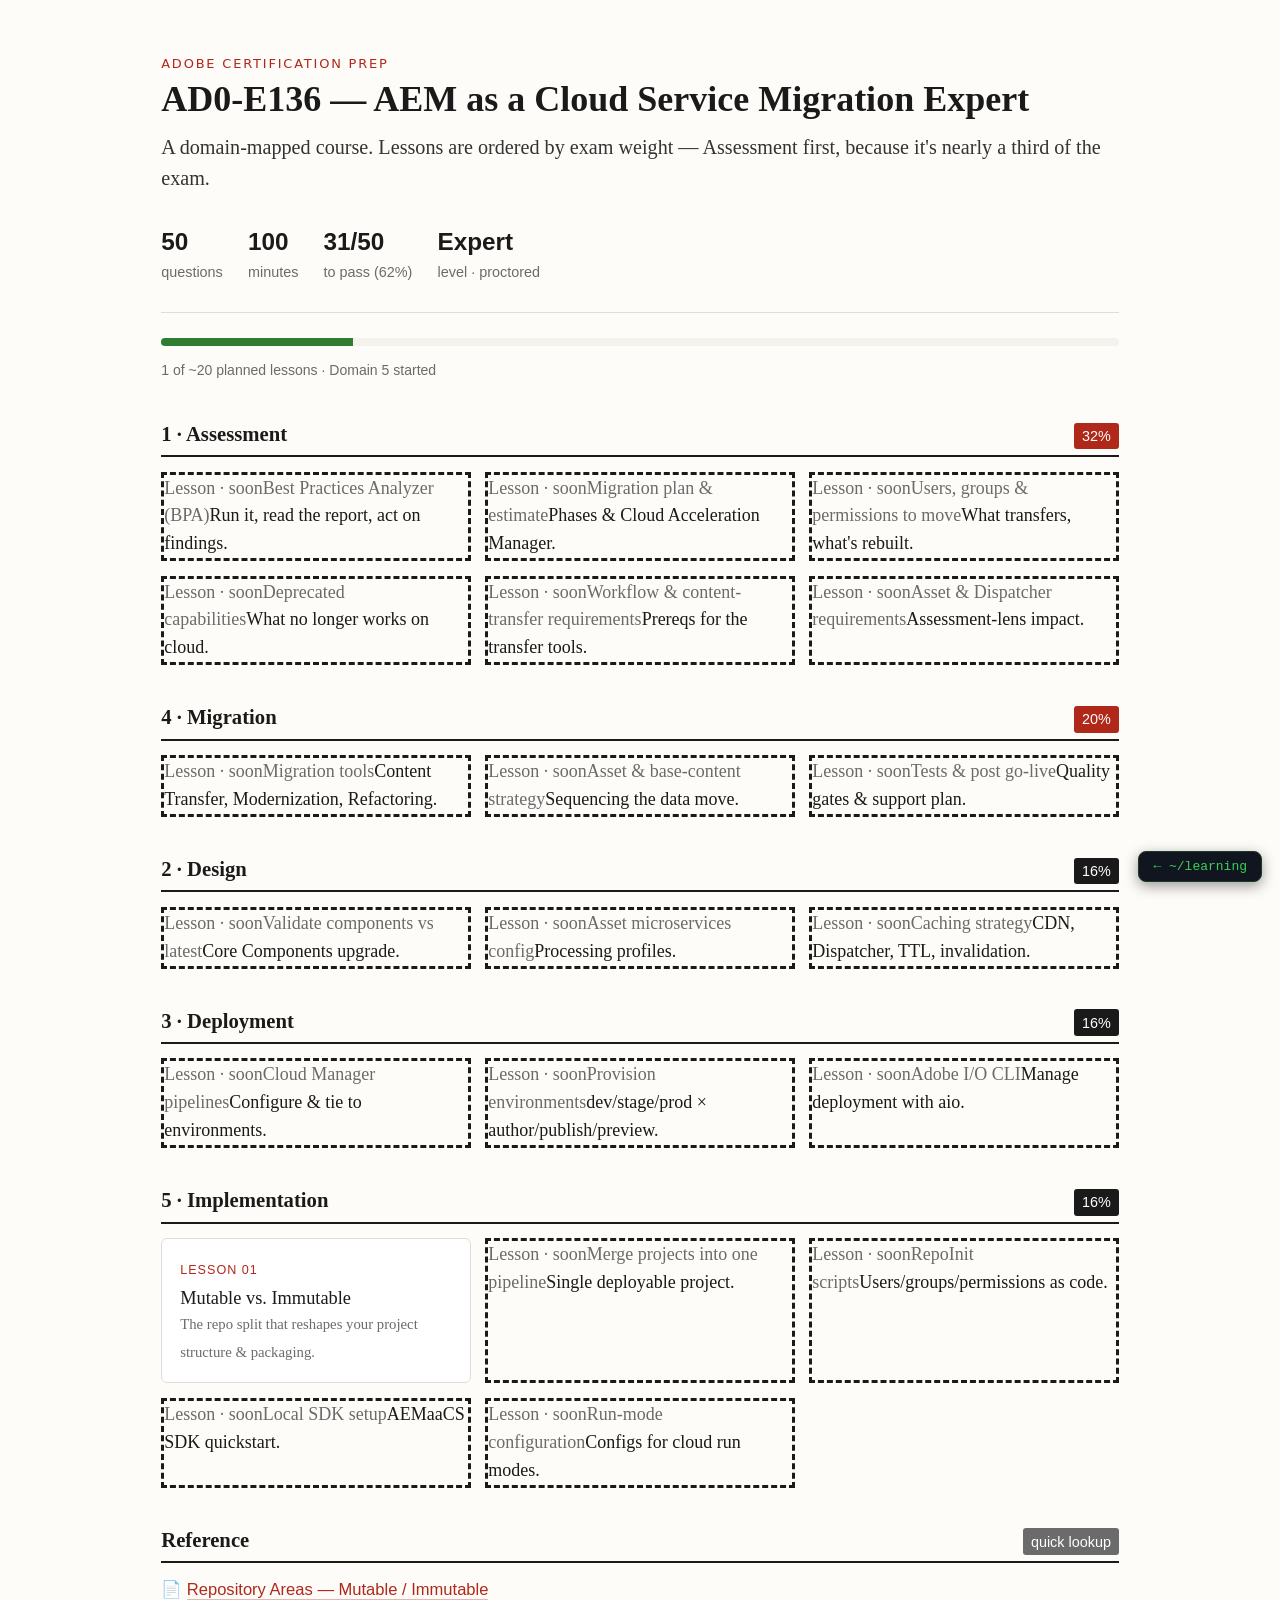
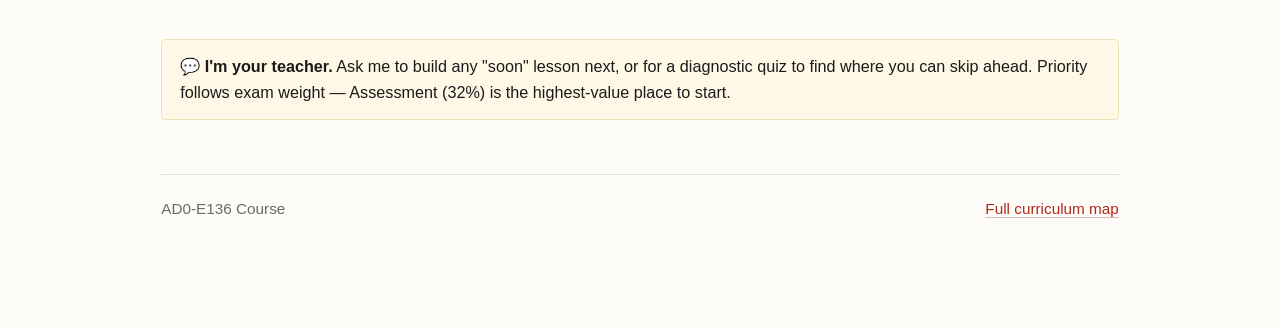
<file: index.html>
<!DOCTYPE html>
<html lang="en">
<head>
<meta charset="utf-8">
<meta name="viewport" content="width=device-width, initial-scale=1">
<title>AD0-E136 · AEM as a Cloud Service Migration Expert — Course</title>
<link rel="stylesheet" href="assets/course.css">
<style>
  /* Landing-page-only layout; shared look comes from course.css */
  body { max-width: 56rem; }
  .hero { border-bottom: 1px solid var(--rule); padding-bottom: 1.6rem; margin-bottom: 1.2rem; }
  .exam-facts { display: flex; flex-wrap: wrap; gap: 1.4rem; margin: 1.2rem 0 0;
    font-family: -apple-system, "Segoe UI", sans-serif; }
  .exam-facts div { font-size: .8rem; color: var(--muted); }
  .exam-facts strong { display: block; font-size: 1.35rem; color: var(--ink); font-weight: 600; }

  .progress-bar { height: 8px; border-radius: 4px; background: var(--code-bg); overflow: hidden; margin: 1.4rem 0 .4rem; }
  .progress-bar span { display: block; height: 100%; background: var(--good); }
  .progress-label { font-family: -apple-system, sans-serif; font-size: .78rem; color: var(--muted); }

  .domain { margin: 2rem 0; }
  .domain-head { display: flex; align-items: baseline; justify-content: space-between; gap: .6rem;
    border-bottom: 2px solid var(--ink); padding-bottom: .3rem; margin-bottom: .8rem; }
  .domain-head h2 { margin: 0; font-size: 1.15rem; }
  .domain-head .weight { font-family: -apple-system, sans-serif; font-size: .8rem;
    color: #fff; background: var(--ink); padding: .15em .55em; border-radius: 3px; white-space: nowrap; }
  .domain-head .weight.hot { background: var(--accent); }

  .cards { display: grid; grid-template-columns: repeat(auto-fill, minmax(15rem, 1fr)); gap: .8rem; }
  a.card { display: block; border: 1px solid var(--rule); border-radius: 6px; padding: .9rem 1rem;
    background: #fff; text-decoration: none; border-bottom: 1px solid var(--rule); transition: border-color .12s; }
  a.card:hover { border-color: var(--accent); }
  a.card .num { font-family: -apple-system, sans-serif; font-size: .7rem; letter-spacing: .08em;
    text-transform: uppercase; color: var(--accent); }
  a.card .title { display: block; font-size: 1.02rem; color: var(--ink); margin-top: .2rem; line-height: 1.3; }
  a.card .desc { font-size: .82rem; color: var(--muted); margin-top: .35rem; }

  .card.soon { background: var(--bg); border-style: dashed; cursor: default; }
  .card.soon .title { color: var(--muted); }
  .card.soon .num { color: var(--muted); }

  .ref-list { list-style: none; padding: 0; margin: .6rem 0 0; }
  .ref-list li { margin: .3rem 0; font-family: -apple-system, sans-serif; font-size: .92rem; }
</style>
</head>
<body>

<div class="hero">
  <p class="kicker">Adobe Certification Prep</p>
  <h1>AD0-E136 — AEM as a Cloud Service Migration Expert</h1>
  <p class="lede">A domain-mapped course. Lessons are ordered by exam weight — Assessment first, because it's nearly a third of the exam.</p>
  <div class="exam-facts">
    <div><strong>50</strong>questions</div>
    <div><strong>100</strong>minutes</div>
    <div><strong>31/50</strong>to pass (62%)</div>
    <div><strong>Expert</strong>level · proctored</div>
  </div>
</div>

<div class="progress-bar"><span style="width: 20%"></span></div>
<p class="progress-label">1 of ~20 planned lessons · Domain 5 started</p>

<!-- Domain 1 -->
<section class="domain">
  <div class="domain-head"><h2>1 · Assessment</h2><span class="weight hot">32%</span></div>
  <div class="cards">
    <div class="card soon"><span class="num">Lesson · soon</span><span class="title">Best Practices Analyzer (BPA)</span><span class="desc">Run it, read the report, act on findings.</span></div>
    <div class="card soon"><span class="num">Lesson · soon</span><span class="title">Migration plan &amp; estimate</span><span class="desc">Phases &amp; Cloud Acceleration Manager.</span></div>
    <div class="card soon"><span class="num">Lesson · soon</span><span class="title">Users, groups &amp; permissions to move</span><span class="desc">What transfers, what's rebuilt.</span></div>
    <div class="card soon"><span class="num">Lesson · soon</span><span class="title">Deprecated capabilities</span><span class="desc">What no longer works on cloud.</span></div>
    <div class="card soon"><span class="num">Lesson · soon</span><span class="title">Workflow &amp; content-transfer requirements</span><span class="desc">Prereqs for the transfer tools.</span></div>
    <div class="card soon"><span class="num">Lesson · soon</span><span class="title">Asset &amp; Dispatcher requirements</span><span class="desc">Assessment-lens impact.</span></div>
  </div>
</section>

<!-- Domain 4 -->
<section class="domain">
  <div class="domain-head"><h2>4 · Migration</h2><span class="weight hot">20%</span></div>
  <div class="cards">
    <div class="card soon"><span class="num">Lesson · soon</span><span class="title">Migration tools</span><span class="desc">Content Transfer, Modernization, Refactoring.</span></div>
    <div class="card soon"><span class="num">Lesson · soon</span><span class="title">Asset &amp; base-content strategy</span><span class="desc">Sequencing the data move.</span></div>
    <div class="card soon"><span class="num">Lesson · soon</span><span class="title">Tests &amp; post go-live</span><span class="desc">Quality gates &amp; support plan.</span></div>
  </div>
</section>

<!-- Domain 2 -->
<section class="domain">
  <div class="domain-head"><h2>2 · Design</h2><span class="weight">16%</span></div>
  <div class="cards">
    <div class="card soon"><span class="num">Lesson · soon</span><span class="title">Validate components vs latest</span><span class="desc">Core Components upgrade.</span></div>
    <div class="card soon"><span class="num">Lesson · soon</span><span class="title">Asset microservices config</span><span class="desc">Processing profiles.</span></div>
    <div class="card soon"><span class="num">Lesson · soon</span><span class="title">Caching strategy</span><span class="desc">CDN, Dispatcher, TTL, invalidation.</span></div>
  </div>
</section>

<!-- Domain 3 -->
<section class="domain">
  <div class="domain-head"><h2>3 · Deployment</h2><span class="weight">16%</span></div>
  <div class="cards">
    <div class="card soon"><span class="num">Lesson · soon</span><span class="title">Cloud Manager pipelines</span><span class="desc">Configure &amp; tie to environments.</span></div>
    <div class="card soon"><span class="num">Lesson · soon</span><span class="title">Provision environments</span><span class="desc">dev/stage/prod × author/publish/preview.</span></div>
    <div class="card soon"><span class="num">Lesson · soon</span><span class="title">Adobe I/O CLI</span><span class="desc">Manage deployment with aio.</span></div>
  </div>
</section>

<!-- Domain 5 -->
<section class="domain">
  <div class="domain-head"><h2>5 · Implementation</h2><span class="weight">16%</span></div>
  <div class="cards">
    <a class="card" href="lessons/0001-mutable-vs-immutable.html">
      <span class="num">Lesson 01</span>
      <span class="title">Mutable vs. Immutable</span>
      <span class="desc">The repo split that reshapes your project structure &amp; packaging.</span>
    </a>
    <div class="card soon"><span class="num">Lesson · soon</span><span class="title">Merge projects into one pipeline</span><span class="desc">Single deployable project.</span></div>
    <div class="card soon"><span class="num">Lesson · soon</span><span class="title">RepoInit scripts</span><span class="desc">Users/groups/permissions as code.</span></div>
    <div class="card soon"><span class="num">Lesson · soon</span><span class="title">Local SDK setup</span><span class="desc">AEMaaCS SDK quickstart.</span></div>
    <div class="card soon"><span class="num">Lesson · soon</span><span class="title">Run-mode configuration</span><span class="desc">Configs for cloud run modes.</span></div>
  </div>
</section>

<!-- Reference -->
<section class="domain">
  <div class="domain-head"><h2>Reference</h2><span class="weight" style="background:var(--muted)">quick lookup</span></div>
  <ul class="ref-list">
    <li>📄 <a href="reference/repo-areas.html">Repository Areas — Mutable / Immutable</a></li>
  </ul>
</section>

<div class="ask">
  💬 <strong>I'm your teacher.</strong> Ask me to build any "soon" lesson next, or for a diagnostic quiz to find where you can skip ahead. Priority follows exam weight — Assessment (32%) is the highest-value place to start.
</div>

<div class="footer-nav">
  <span>AD0-E136 Course</span>
  <span><a href="CURRICULUM.md">Full curriculum map</a></span>
</div>

<a href="https://rafaelmaldonado.github.io/learning/" title="Volver al hub de aprendizaje" style="position:fixed;bottom:18px;right:18px;z-index:9999;background:#11151f;color:#39d353;border:1px solid #1c3a26;border-radius:8px;padding:8px 14px;font:13px/1 ui-monospace,Consolas,monospace;text-decoration:none;box-shadow:0 4px 14px rgba(0,0,0,.4)">&larr; ~/learning</a>
</body>
</html>
</file>
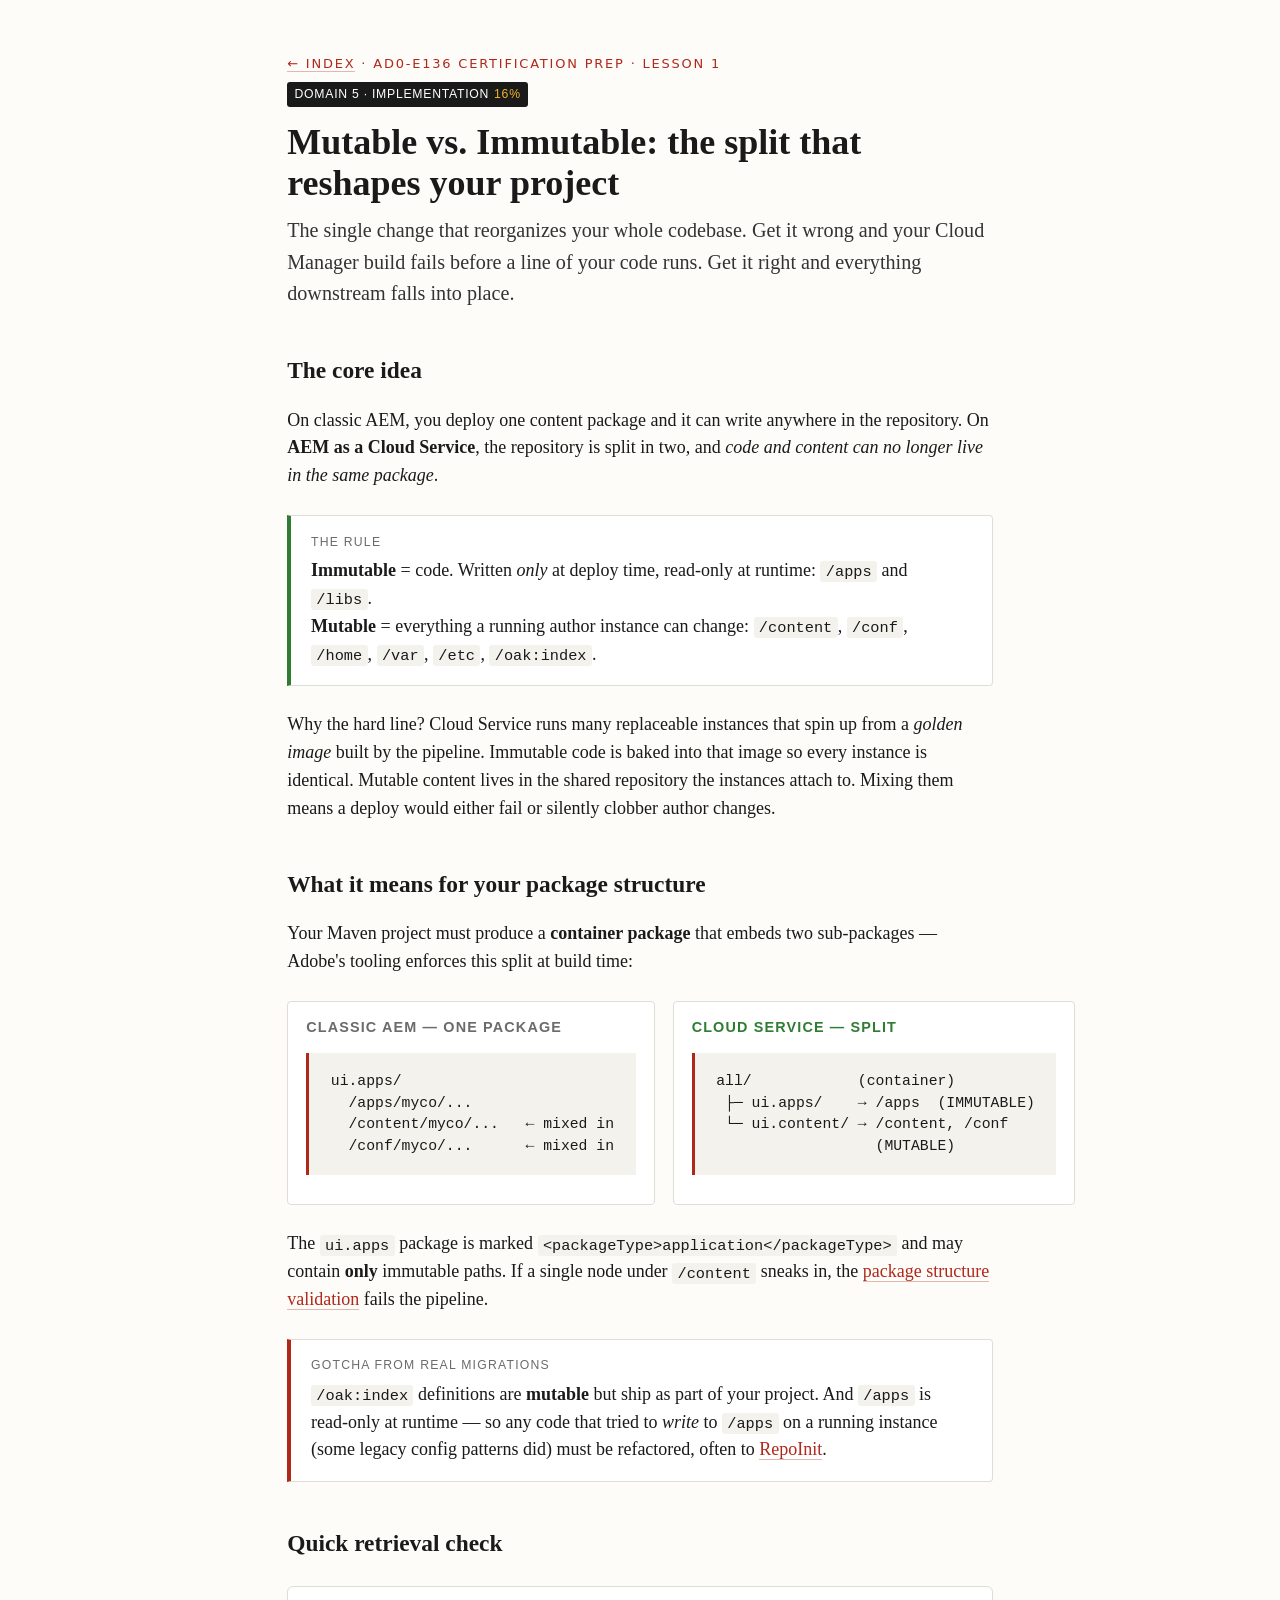
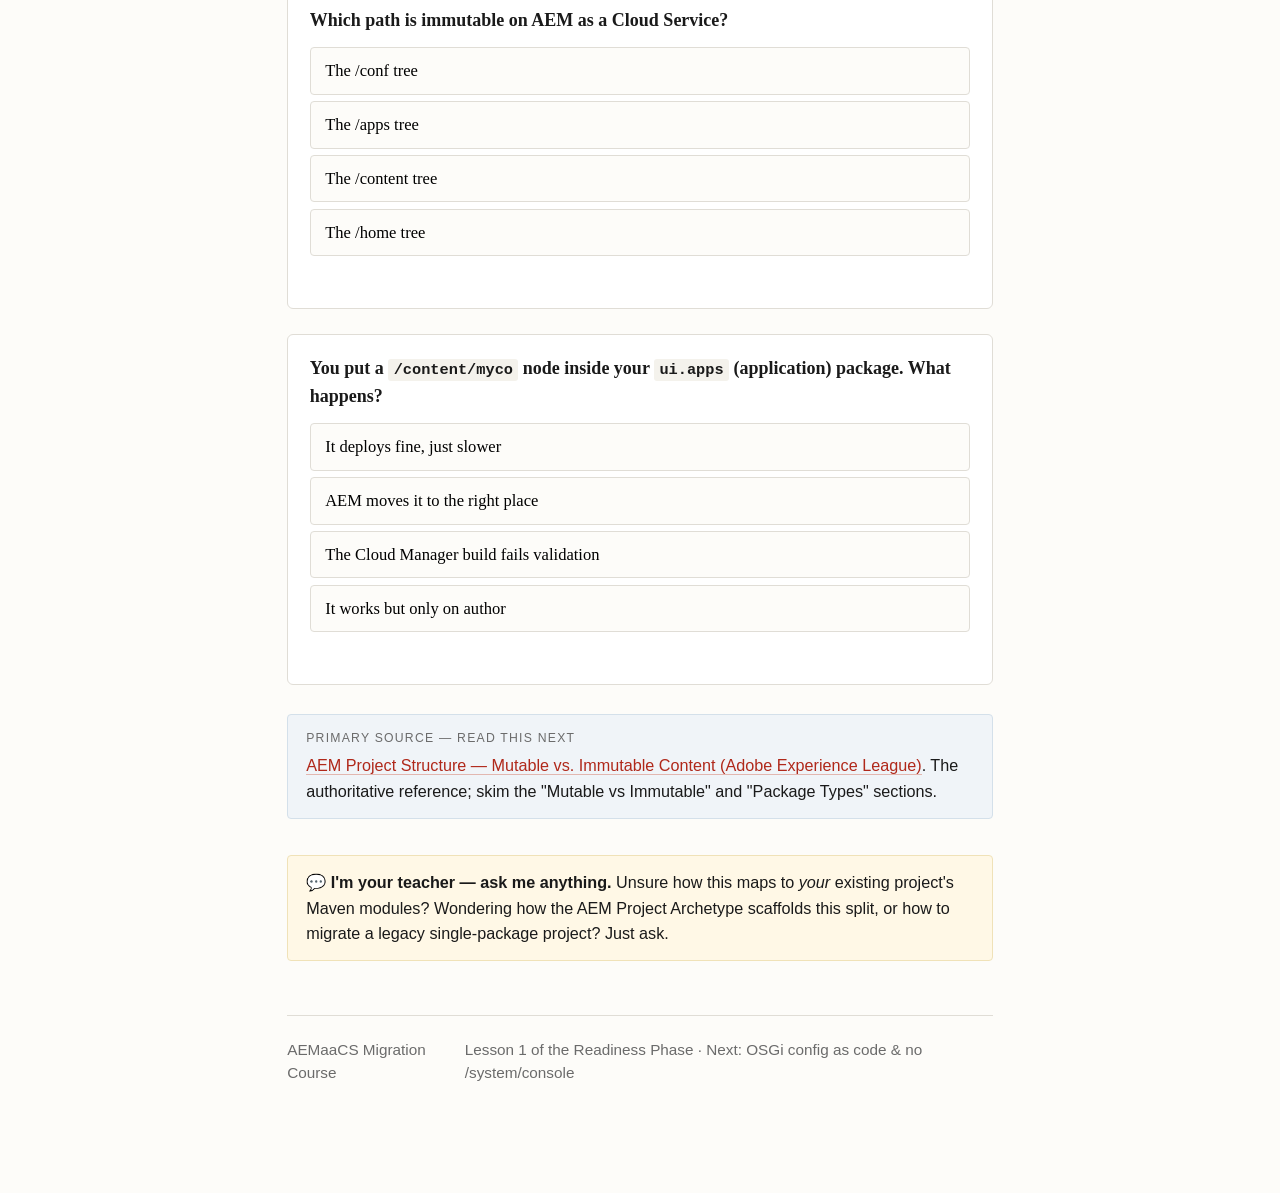
<file: lessons/0001-mutable-vs-immutable.html>
<!DOCTYPE html>
<html lang="en">
<head>
<meta charset="utf-8">
<meta name="viewport" content="width=device-width, initial-scale=1">
<title>Lesson 1 — Mutable vs Immutable: the split that reshapes your project</title>
<link rel="stylesheet" href="../assets/course.css">
</head>
<body>

<p class="kicker"><a href="../index.html">← Index</a> · AD0-E136 Certification Prep · Lesson 1</p>
<span class="domain-badge">Domain 5 · Implementation<span class="wt">16%</span></span>
<h1>Mutable vs. Immutable: the split that reshapes your project</h1>
<p class="lede">The single change that reorganizes your whole codebase. Get it wrong and your Cloud Manager build fails before a line of your code runs. Get it right and everything downstream falls into place.</p>

<h2>The core idea</h2>
<p>On classic AEM, you deploy one content package and it can write anywhere in the repository. On <strong>AEM as a Cloud Service</strong>, the repository is split in two, and <em>code and content can no longer live in the same package</em>.</p>

<div class="callout new">
<span class="label">The rule</span>
<strong>Immutable</strong> = code. Written <em>only</em> at deploy time, read-only at runtime: <code>/apps</code> and <code>/libs</code>.<br>
<strong>Mutable</strong> = everything a running author instance can change: <code>/content</code>, <code>/conf</code>, <code>/home</code>, <code>/var</code>, <code>/etc</code>, <code>/oak:index</code>.
</div>

<p>Why the hard line? Cloud Service runs many replaceable instances that spin up from a <em>golden image</em> built by the pipeline. Immutable code is baked into that image so every instance is identical. Mutable content lives in the shared repository the instances attach to. Mixing them means a deploy would either fail or silently clobber author changes.</p>

<h2>What it means for your package structure</h2>
<p>Your Maven project must produce a <strong>container package</strong> that embeds two sub-packages — Adobe's tooling enforces this split at build time:</p>

<div class="compare">
  <div class="was">
    <h4>Classic AEM — one package</h4>
    <pre><code>ui.apps/
  /apps/myco/...
  /content/myco/...   ← mixed in
  /conf/myco/...      ← mixed in</code></pre>
  </div>
  <div class="now">
    <h4>Cloud Service — split</h4>
<pre><code>all/            (container)
 ├─ ui.apps/    → /apps  (IMMUTABLE)
 └─ ui.content/ → /content, /conf
                  (MUTABLE)</code></pre>
  </div>
</div>

<p>The <code>ui.apps</code> package is marked <code>&lt;packageType&gt;application&lt;/packageType&gt;</code> and may contain <strong>only</strong> immutable paths. If a single node under <code>/content</code> sneaks in, the <a href="https://experienceleague.adobe.com/en/docs/experience-manager-cloud-service/content/implementing/developing/aem-project-content-package-structure" target="_blank">package structure validation</a> fails the pipeline.</p>

<div class="callout">
<span class="label">Gotcha from real migrations</span>
<code>/oak:index</code> definitions are <strong>mutable</strong> but ship as part of your project. And <code>/apps</code> is read-only at runtime — so any code that tried to <em>write</em> to <code>/apps</code> on a running instance (some legacy config patterns did) must be refactored, often to <a href="https://sling.apache.org/documentation/bundles/repository-initialization.html" target="_blank">RepoInit</a>.
</div>

<h2>Quick retrieval check</h2>

<div class="quiz" data-answer="1"
     data-explain0="/conf holds editable template &amp; policy config — authors change it at runtime, so it is mutable."
     data-explain1="Correct. /apps is code, baked into the golden image at deploy, read-only at runtime."
     data-explain2="/content is authored pages — mutable by definition."
     data-explain3="/home stores users and groups — mutable, changed at runtime.">
  <div class="q">Which path is <strong>immutable</strong> on AEM as a Cloud Service?</div>
  <button>The /conf tree</button>
  <button>The /apps tree</button>
  <button>The /content tree</button>
  <button>The /home tree</button>
  <div class="feedback"></div>
</div>

<div class="quiz" data-answer="2"
     data-explain0="No — the pipeline would reject it; content in an application package fails validation."
     data-explain1="No — there is no auto-sorting; you must structure the packages yourself."
     data-explain2="Correct. The application package must contain only immutable paths, or the build fails."
     data-explain3="No — mixing is exactly what the split forbids.">
  <div class="q">You put a <code>/content/myco</code> node inside your <code>ui.apps</code> (application) package. What happens?</div>
  <button>It deploys fine, just slower</button>
  <button>AEM moves it to the right place</button>
  <button>The Cloud Manager build fails validation</button>
  <button>It works but only on author</button>
  <div class="feedback"></div>
</div>

<div class="source">
<span class="label">Primary source — read this next</span>
<a href="https://experienceleague.adobe.com/en/docs/experience-manager-cloud-service/content/implementing/developing/aem-project-content-package-structure" target="_blank">AEM Project Structure — Mutable vs. Immutable Content (Adobe Experience League)</a>. The authoritative reference; skim the "Mutable vs Immutable" and "Package Types" sections.
</div>

<div class="ask">
💬 <strong>I'm your teacher — ask me anything.</strong> Unsure how this maps to <em>your</em> existing project's Maven modules? Wondering how the AEM Project Archetype scaffolds this split, or how to migrate a legacy single-package project? Just ask.
</div>

<div class="footer-nav">
  <span>AEMaaCS Migration Course</span>
  <span>Lesson 1 of the Readiness Phase · Next: OSGi config as code &amp; no /system/console</span>
</div>

<script src="../assets/quiz.js"></script>
</body>
</html>
</file>
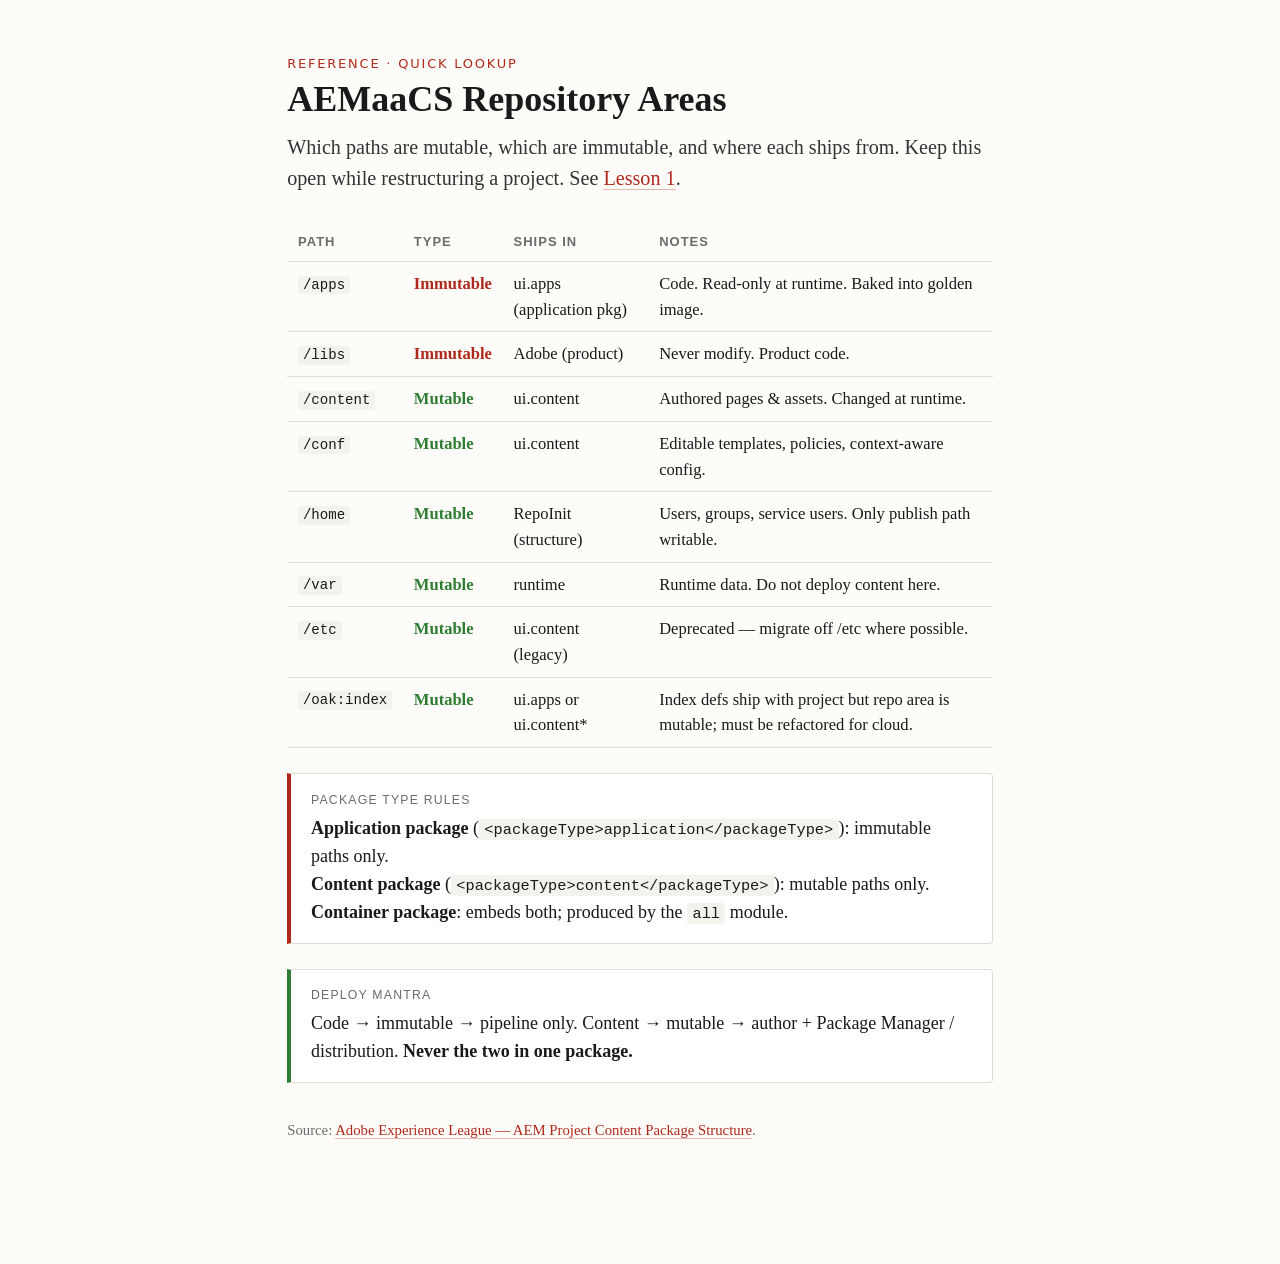
<file: reference/repo-areas.html>
<!DOCTYPE html>
<html lang="en">
<head>
<meta charset="utf-8">
<meta name="viewport" content="width=device-width, initial-scale=1">
<title>Reference — AEMaaCS Repository Areas (Mutable / Immutable)</title>
<link rel="stylesheet" href="../assets/course.css">
<style>
  table { width: 100%; border-collapse: collapse; margin: 1.2rem 0; font-size: .92rem; }
  th, td { text-align: left; padding: .5rem .6rem; border-bottom: 1px solid var(--rule); vertical-align: top; }
  th { font-family: -apple-system, sans-serif; font-size: .72rem; text-transform: uppercase; letter-spacing: .08em; color: var(--muted); }
  .im { color: var(--warn); font-weight: 600; }
  .mu { color: var(--good); font-weight: 600; }
</style>
</head>
<body>
<p class="kicker">Reference · Quick lookup</p>
<h1>AEMaaCS Repository Areas</h1>
<p class="lede">Which paths are mutable, which are immutable, and where each ships from. Keep this open while restructuring a project. See <a href="../lessons/0001-mutable-vs-immutable.html">Lesson 1</a>.</p>

<table>
<thead><tr><th>Path</th><th>Type</th><th>Ships in</th><th>Notes</th></tr></thead>
<tbody>
<tr><td><code>/apps</code></td><td class="im">Immutable</td><td>ui.apps (application pkg)</td><td>Code. Read-only at runtime. Baked into golden image.</td></tr>
<tr><td><code>/libs</code></td><td class="im">Immutable</td><td>Adobe (product)</td><td>Never modify. Product code.</td></tr>
<tr><td><code>/content</code></td><td class="mu">Mutable</td><td>ui.content</td><td>Authored pages &amp; assets. Changed at runtime.</td></tr>
<tr><td><code>/conf</code></td><td class="mu">Mutable</td><td>ui.content</td><td>Editable templates, policies, context-aware config.</td></tr>
<tr><td><code>/home</code></td><td class="mu">Mutable</td><td>RepoInit (structure)</td><td>Users, groups, service users. Only publish path writable.</td></tr>
<tr><td><code>/var</code></td><td class="mu">Mutable</td><td>runtime</td><td>Runtime data. Do not deploy content here.</td></tr>
<tr><td><code>/etc</code></td><td class="mu">Mutable</td><td>ui.content (legacy)</td><td>Deprecated — migrate off /etc where possible.</td></tr>
<tr><td><code>/oak:index</code></td><td class="mu">Mutable</td><td>ui.apps or ui.content*</td><td>Index defs ship with project but repo area is mutable; must be refactored for cloud.</td></tr>
</tbody>
</table>

<div class="callout">
<span class="label">Package type rules</span>
<strong>Application package</strong> (<code>&lt;packageType&gt;application&lt;/packageType&gt;</code>): immutable paths only.<br>
<strong>Content package</strong> (<code>&lt;packageType&gt;content&lt;/packageType&gt;</code>): mutable paths only.<br>
<strong>Container package</strong>: embeds both; produced by the <code>all</code> module.
</div>

<div class="callout new">
<span class="label">Deploy mantra</span>
Code → immutable → pipeline only. Content → mutable → author + Package Manager / distribution. <strong>Never the two in one package.</strong>
</div>

<p style="font-size:.82rem;color:var(--muted);margin-top:2rem">
Source: <a href="https://experienceleague.adobe.com/en/docs/experience-manager-cloud-service/content/implementing/developing/aem-project-content-package-structure" target="_blank">Adobe Experience League — AEM Project Content Package Structure</a>.
</p>
</body>
</html>
</file>
<file: assets/course.css>
/* Shared stylesheet for the AEMaaCS Migration course.
   Tufte-inspired: generous margins, readable serif body, restrained palette.
   Every lesson links this so the course reads as one consistent whole. */

:root {
  --ink: #1a1a1a;
  --muted: #6b6b6b;
  --rule: #e0ddd6;
  --bg: #fdfcf9;
  --accent: #b0281a;      /* Adobe-ish red, used sparingly */
  --code-bg: #f4f2ec;
  --good: #2e7d32;
  --warn: #b0281a;
  --maxw: 42rem;
}

* { box-sizing: border-box; }

html { font-size: 18px; }

body {
  margin: 0 auto;
  max-width: var(--maxw);
  padding: 3rem 1.4rem 6rem;
  background: var(--bg);
  color: var(--ink);
  font-family: et-book, Palatino, "Palatino Linotype", Georgia, serif;
  line-height: 1.55;
  -webkit-font-smoothing: antialiased;
}

.kicker {
  font-family: -apple-system, "Segoe UI", system-ui, sans-serif;
  font-size: .72rem;
  letter-spacing: .14em;
  text-transform: uppercase;
  color: var(--accent);
  margin: 0 0 .3rem;
}

/* Certification domain badge — every lesson declares its exam domain + weight */
.domain-badge {
  display: inline-block;
  font-family: -apple-system, "Segoe UI", sans-serif;
  font-size: .68rem; letter-spacing: .06em; text-transform: uppercase;
  background: #1a1a1a; color: #fff; padding: .25em .6em; border-radius: 3px;
  margin-bottom: .8rem;
}
.domain-badge .wt { color: #f0b429; margin-left: .4em; }

/* Exam-tip callout */
.callout.exam { border-left-color: #f0b429; background: #fffbf0; }

h1 { font-size: 2rem; line-height: 1.15; margin: 0 0 .6rem; font-weight: 600; }
h2 { font-size: 1.3rem; margin: 2.4rem 0 .6rem; font-weight: 600; }
h3 { font-size: 1.05rem; margin: 1.6rem 0 .4rem; font-weight: 600; }

.lede { font-size: 1.12rem; color: #333; margin: 0 0 1.6rem; }

p, li { font-size: 1rem; }

a { color: var(--accent); text-decoration: none; border-bottom: 1px solid #e2b7b0; }
a:hover { border-bottom-color: var(--accent); }

hr { border: none; border-top: 1px solid var(--rule); margin: 2.4rem 0; }

code {
  font-family: "SF Mono", "Cascadia Code", Consolas, monospace;
  font-size: .85em;
  background: var(--code-bg);
  padding: .1em .35em;
  border-radius: 3px;
}

pre {
  background: var(--code-bg);
  border-left: 3px solid var(--accent);
  padding: 1rem 1.2rem;
  overflow-x: auto;
  font-size: .82rem;
  line-height: 1.45;
}
pre code { background: none; padding: 0; font-size: inherit; }

/* Callout boxes */
.callout {
  border: 1px solid var(--rule);
  border-left: 4px solid var(--accent);
  background: #fff;
  padding: .9rem 1.1rem;
  margin: 1.4rem 0;
  border-radius: 0 4px 4px 0;
}
.callout.old { border-left-color: var(--muted); }
.callout.new { border-left-color: var(--good); }
.callout .label {
  font-family: -apple-system, "Segoe UI", sans-serif;
  font-size: .68rem; letter-spacing: .1em; text-transform: uppercase;
  color: var(--muted); display: block; margin-bottom: .3rem;
}

/* Before/after two-column compare */
.compare { display: grid; grid-template-columns: 1fr 1fr; gap: 1rem; margin: 1.4rem 0; }
.compare > div { border: 1px solid var(--rule); border-radius: 4px; padding: .8rem 1rem; background: #fff; }
.compare h4 { margin: 0 0 .5rem; font-size: .8rem; font-family: -apple-system, sans-serif;
  text-transform: uppercase; letter-spacing: .08em; }
.compare .was h4 { color: var(--muted); }
.compare .now h4 { color: var(--good); }
@media (max-width: 34rem) { .compare { grid-template-columns: 1fr; } }

/* Quiz widget (paired with assets/quiz.js) */
.quiz { border: 1px solid var(--rule); border-radius: 6px; padding: 1.1rem 1.2rem; margin: 1.4rem 0; background: #fff; }
.quiz .q { font-weight: 600; margin-bottom: .7rem; }
.quiz button {
  display: block; width: 100%; text-align: left; margin: .35rem 0;
  padding: .55rem .8rem; border: 1px solid var(--rule); border-radius: 4px;
  background: var(--bg); cursor: pointer; font: inherit; font-size: .92rem;
}
.quiz button:hover { border-color: var(--accent); }
.quiz button.sel { background: #e8eef6; border-color: #4a6fa5; }
.quiz button.correct { background: #e7f3e8; border-color: var(--good); }
.quiz button.wrong { background: #fbe9e7; border-color: var(--warn); }
.quiz button.check { text-align: center; font-weight: 600; margin-top: .6rem; background: #1a1a1a; color: #fff; border-color: #1a1a1a; }
.quiz .feedback { margin-top: .7rem; font-size: .9rem; color: var(--muted); min-height: 1.2em; }

.footer-nav {
  margin-top: 3rem; padding-top: 1.2rem; border-top: 1px solid var(--rule);
  font-family: -apple-system, "Segoe UI", sans-serif; font-size: .85rem;
  display: flex; justify-content: space-between; color: var(--muted);
}

.ask {
  font-family: -apple-system, "Segoe UI", sans-serif; font-size: .9rem;
  background: #fff8e6; border: 1px solid #f0e2b8; border-radius: 4px;
  padding: .8rem 1rem; margin: 2rem 0;
}

.source {
  font-family: -apple-system, "Segoe UI", sans-serif; font-size: .9rem;
  background: #f0f4f8; border: 1px solid #d4e0ea; border-radius: 4px;
  padding: .8rem 1rem; margin: 1.6rem 0;
}
.source .label { font-size: .68rem; letter-spacing: .1em; text-transform: uppercase;
  color: var(--muted); display: block; margin-bottom: .3rem; }

@media print {
  body { max-width: none; }
  .quiz button { display: none; }
  a { color: var(--ink); border: none; }
}
</file>
